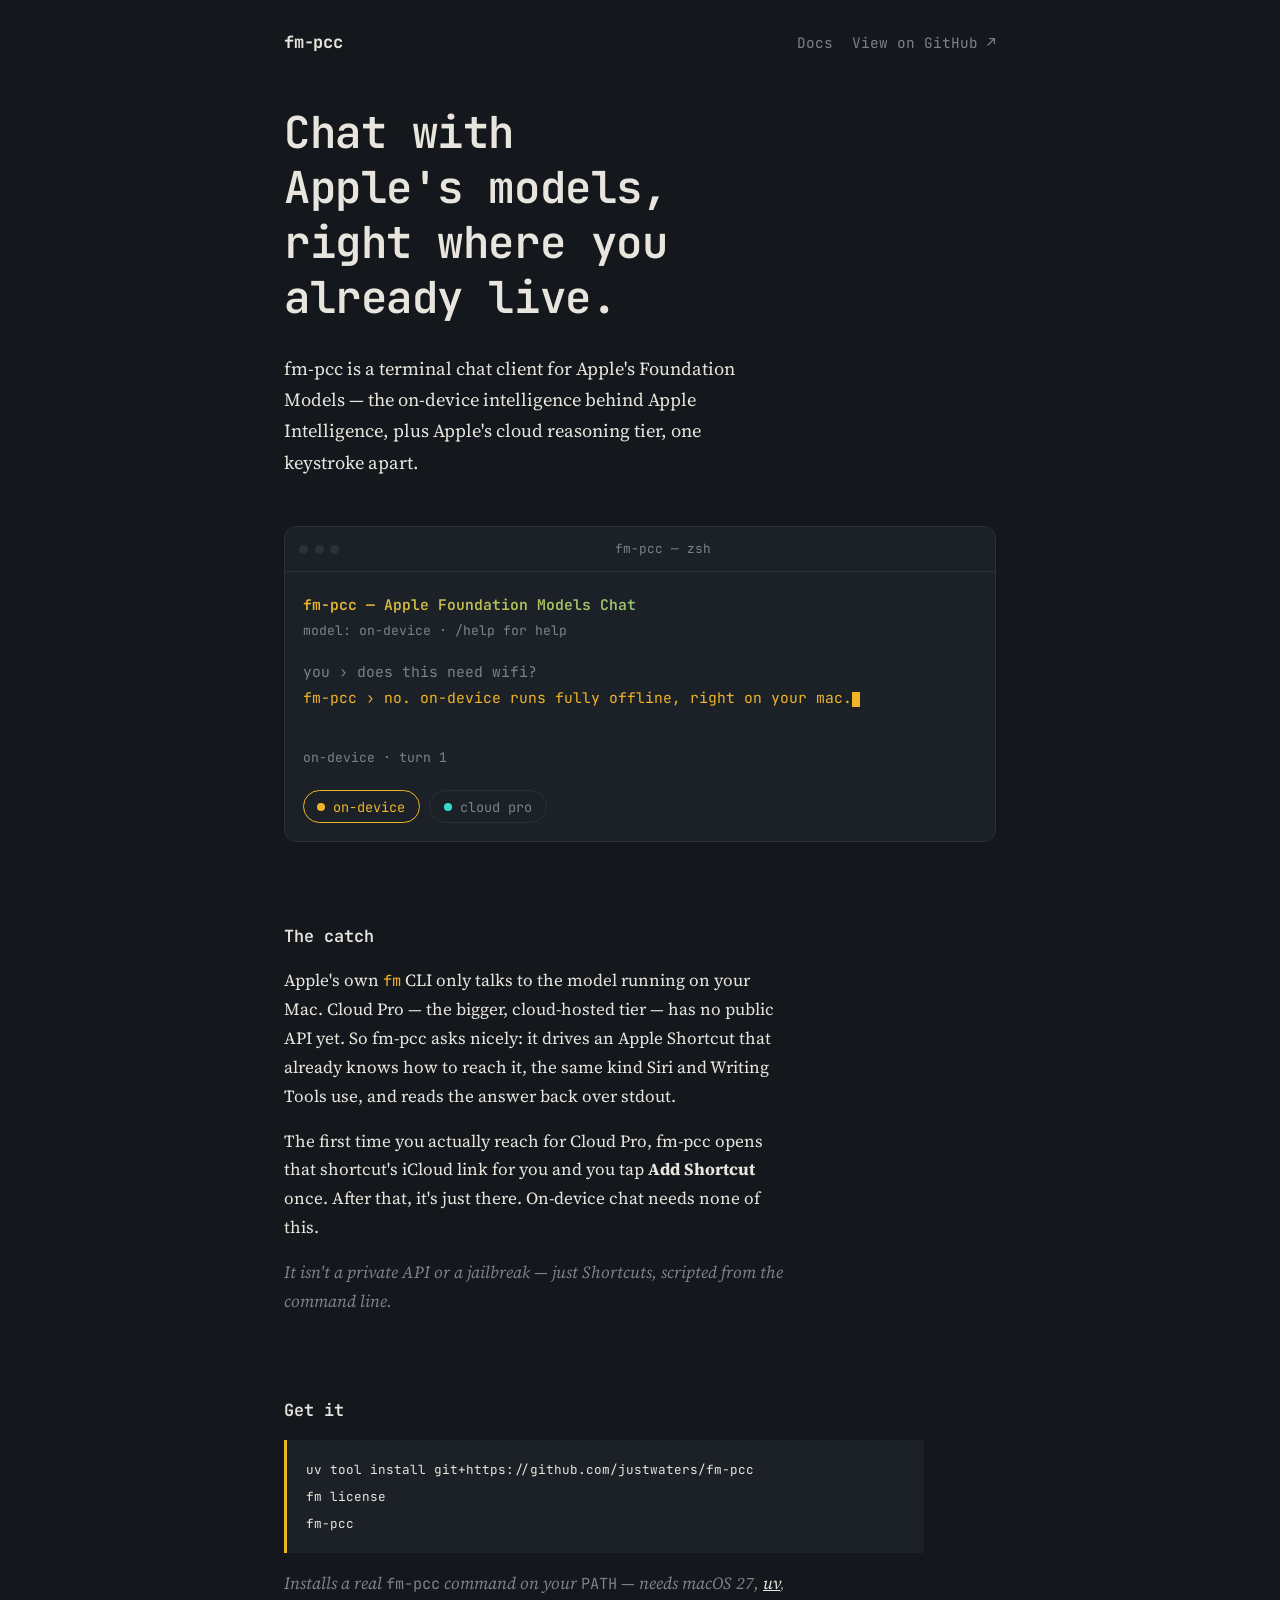
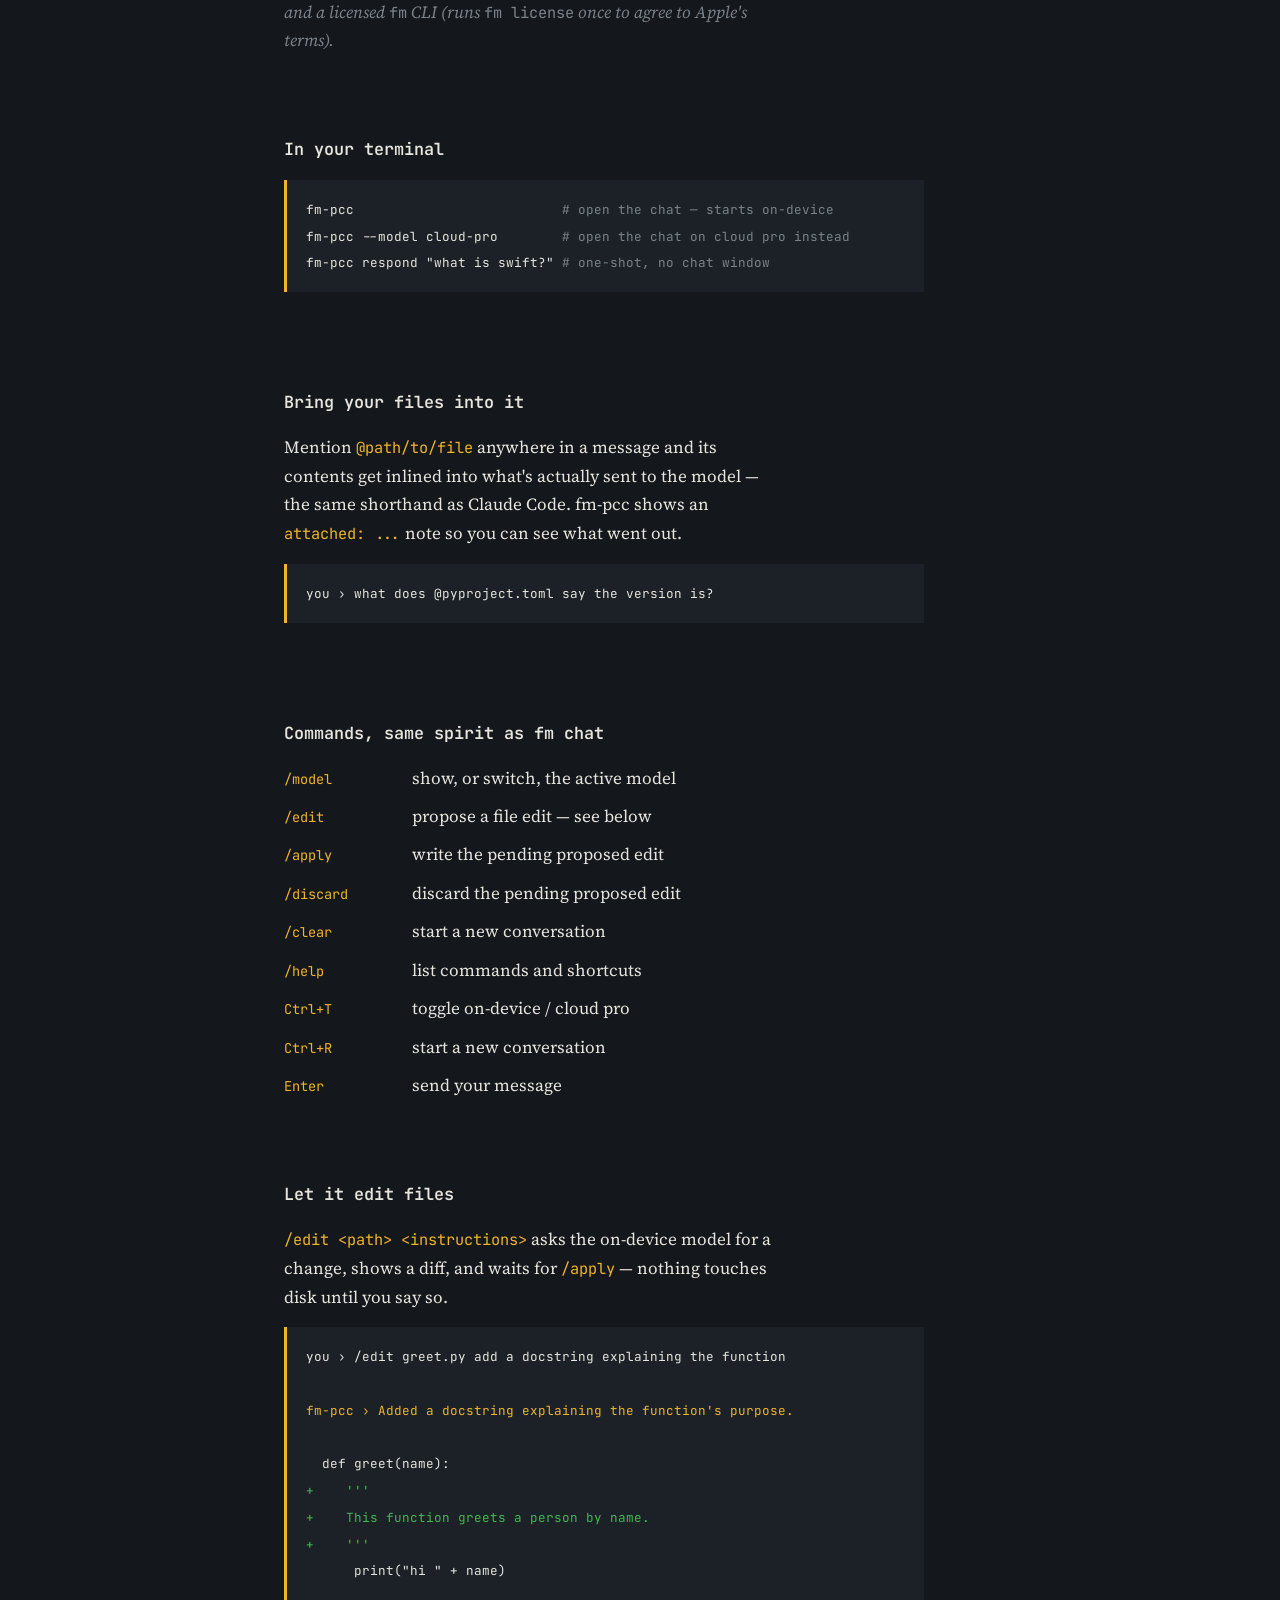
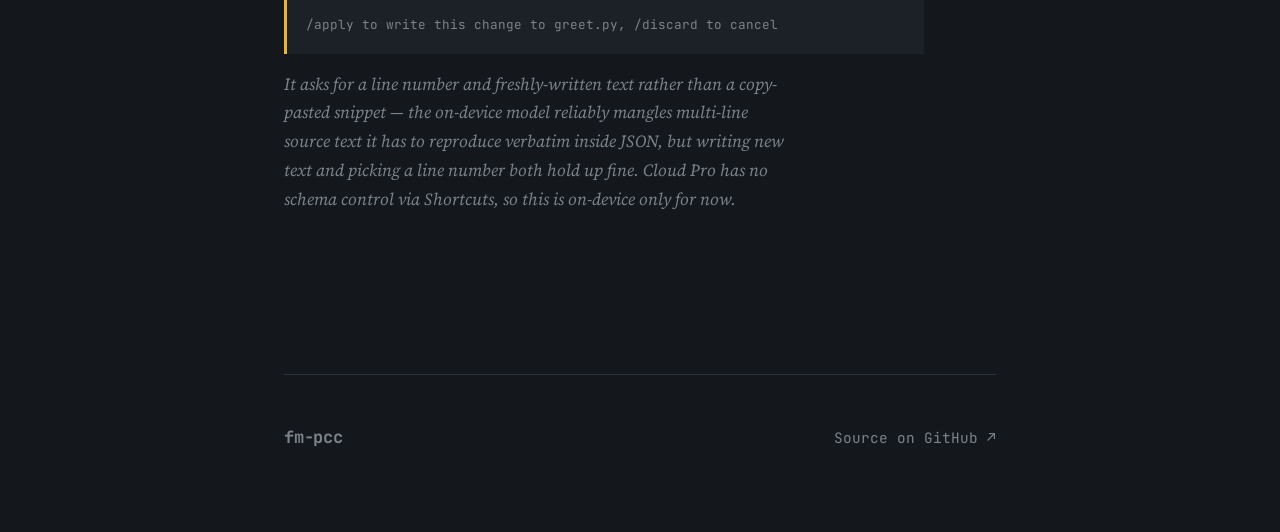
<file: index.html>
<!doctype html>
<html lang="en">
<head>
<meta charset="utf-8">
<meta name="viewport" content="width=device-width, initial-scale=1">
<title>fm-pcc — chat with Apple's Foundation Models from your terminal</title>
<meta name="description" content="A terminal chat client for Apple's Foundation Models. On-device or Cloud Pro, one keystroke apart.">
<meta property="og:title" content="fm-pcc">
<meta property="og:description" content="A terminal chat client for Apple's Foundation Models. On-device or Cloud Pro, one keystroke apart.">
<meta property="og:type" content="website">
<link rel="icon" href="data:image/svg+xml,%3Csvg xmlns='http://www.w3.org/2000/svg' viewBox='0 0 24 24'%3E%3Crect width='24' height='24' rx='5' fill='%2314181C'/%3E%3Ctext x='4' y='17' font-family='monospace' font-size='14' fill='%23F0B429'%3E%3E_%3C/text%3E%3C/svg%3E">
<link rel="preconnect" href="https://fonts.googleapis.com">
<link rel="preconnect" href="https://fonts.gstatic.com" crossorigin>
<link href="https://fonts.googleapis.com/css2?family=JetBrains+Mono:wght@500;600;700&family=Source+Serif+4:ital,wght@0,400;0,600;1,400&display=swap" rel="stylesheet">
<link rel="stylesheet" href="style.css">
</head>
<body>

<div class="wrap">

  <header class="nav">
    <span class="wordmark">fm-pcc</span>
    <div class="navlinks">
      <a class="navlink" href="docs.html">Docs</a>
      <a class="navlink" href="https://github.com/justwaters/fm-pcc" target="_blank" rel="noopener">View on GitHub <span class="ext">↗</span></a>
    </div>
  </header>

  <main>

    <section class="hero">
      <h1>Chat with Apple's models,<br>right where you already live.</h1>
      <p class="dek">
        fm-pcc is a terminal chat client for Apple's Foundation Models — the
        on-device intelligence behind Apple Intelligence, plus Apple's cloud
        reasoning tier, one keystroke apart.
      </p>

      <div class="terminal" id="terminal">
        <div class="terminal-bar">
          <span class="dot"></span><span class="dot"></span><span class="dot"></span>
          <span class="terminal-title">fm-pcc — zsh</span>
        </div>
        <div class="terminal-body">
          <div class="banner">fm-pcc — Apple Foundation Models Chat</div>
          <div class="terminal-subtitle" id="terminal-subtitle">model: on-device · /help for help</div>
          <div class="terminal-convo" id="terminal-body" aria-live="polite">
            <!-- filled by script.js -->
          </div>
          <div class="terminal-status" id="terminal-status">on-device · turn 1</div>
        </div>
        <div class="toggle-row">
          <button class="toggle active" data-model="on-device" id="toggle-device">
            <span class="swatch"></span>on-device
          </button>
          <button class="toggle" data-model="cloud-pro" id="toggle-cloud">
            <span class="swatch"></span>cloud pro
          </button>
        </div>
      </div>
    </section>

    <section class="block">
      <h2>The catch</h2>
      <p>
        Apple's own <code>fm</code> CLI only talks to the model running on
        your Mac. Cloud Pro — the bigger, cloud-hosted tier — has no public
        API yet. So fm-pcc asks nicely: it drives an Apple Shortcut that
        already knows how to reach it, the same kind Siri and Writing Tools
        use, and reads the answer back over stdout.
      </p>
      <p>
        The first time you actually reach for Cloud Pro, fm-pcc opens that
        shortcut's iCloud link for you and you tap <strong>Add
        Shortcut</strong> once. After that, it's just there. On-device chat
        needs none of this.
      </p>
      <p class="aside">
        It isn't a private API or a jailbreak — just Shortcuts, scripted
        from the command line.
      </p>
    </section>

    <section class="block">
      <h2>Get it</h2>
      <pre class="code"><code><span class="cmd">uv tool install git+https://github.com/justwaters/fm-pcc</span>
<span class="cmd">fm license</span>
<span class="cmd">fm-pcc</span></code></pre>
      <p class="aside">
        Installs a real <code>fm-pcc</code> command on your <code>PATH</code>
        — needs macOS 27, <a href="https://docs.astral.sh/uv/" target="_blank" rel="noopener">uv</a>,
        and a licensed <code>fm</code> CLI (runs <code>fm license</code> once
        to agree to Apple's terms).
      </p>
    </section>

    <section class="block">
      <h2>In your terminal</h2>
      <pre class="code"><code><span class="cmd">fm-pcc</span>                          <span class="comment"># open the chat — starts on-device</span>
<span class="cmd">fm-pcc --model cloud-pro</span>        <span class="comment"># open the chat on cloud pro instead</span>
<span class="cmd">fm-pcc respond "what is swift?"</span> <span class="comment"># one-shot, no chat window</span></code></pre>
    </section>

    <section class="block">
      <h2>Bring your files into it</h2>
      <p>
        Mention <code>@path/to/file</code> anywhere in a message and its
        contents get inlined into what's actually sent to the model — the
        same shorthand as Claude Code. fm-pcc shows an
        <code>attached: ...</code> note so you can see what went out.
      </p>
      <pre class="code"><code><span class="cmd">you › what does @pyproject.toml say the version is?</span></code></pre>
    </section>

    <section class="block">
      <h2>Commands, same spirit as fm chat</h2>
      <dl class="keys">
        <div class="key-row"><dt>/model</dt><dd>show, or switch, the active model</dd></div>
        <div class="key-row"><dt>/edit</dt><dd>propose a file edit — see below</dd></div>
        <div class="key-row"><dt>/apply</dt><dd>write the pending proposed edit</dd></div>
        <div class="key-row"><dt>/discard</dt><dd>discard the pending proposed edit</dd></div>
        <div class="key-row"><dt>/clear</dt><dd>start a new conversation</dd></div>
        <div class="key-row"><dt>/help</dt><dd>list commands and shortcuts</dd></div>
        <div class="key-row"><dt>Ctrl+T</dt><dd>toggle on-device / cloud pro</dd></div>
        <div class="key-row"><dt>Ctrl+R</dt><dd>start a new conversation</dd></div>
        <div class="key-row"><dt>Enter</dt><dd>send your message</dd></div>
      </dl>
    </section>

    <section class="block">
      <h2>Let it edit files</h2>
      <p>
        <code>/edit &lt;path&gt; &lt;instructions&gt;</code> asks the
        on-device model for a change, shows a diff, and waits for
        <code>/apply</code> — nothing touches disk until you say so.
      </p>
      <pre class="code diff"><code><span class="cmd">you › /edit greet.py add a docstring explaining the function</span>

<span class="fm-line">fm-pcc › Added a docstring explaining the function's purpose.</span>

<span class="ctx">  def greet(name):</span>
<span class="add">+    '''</span>
<span class="add">+    This function greets a person by name.</span>
<span class="add">+    '''</span>
<span class="ctx">      print("hi " + name)</span>

<span class="comment">/apply to write this change to greet.py, /discard to cancel</span></code></pre>
      <p class="aside">
        It asks for a line number and freshly-written text rather than a
        copy-pasted snippet — the on-device model reliably mangles
        multi-line source text it has to reproduce verbatim inside JSON, but
        writing new text and picking a line number both hold up fine. Cloud
        Pro has no schema control via Shortcuts, so this is on-device only
        for now.
      </p>
    </section>

  </main>

  <footer class="foot">
    <span class="wordmark">fm-pcc</span>
    <a class="navlink" href="https://github.com/justwaters/fm-pcc" target="_blank" rel="noopener">Source on GitHub <span class="ext">↗</span></a>
  </footer>

</div>

<script src="script.js"></script>
</body>
</html>
</file>
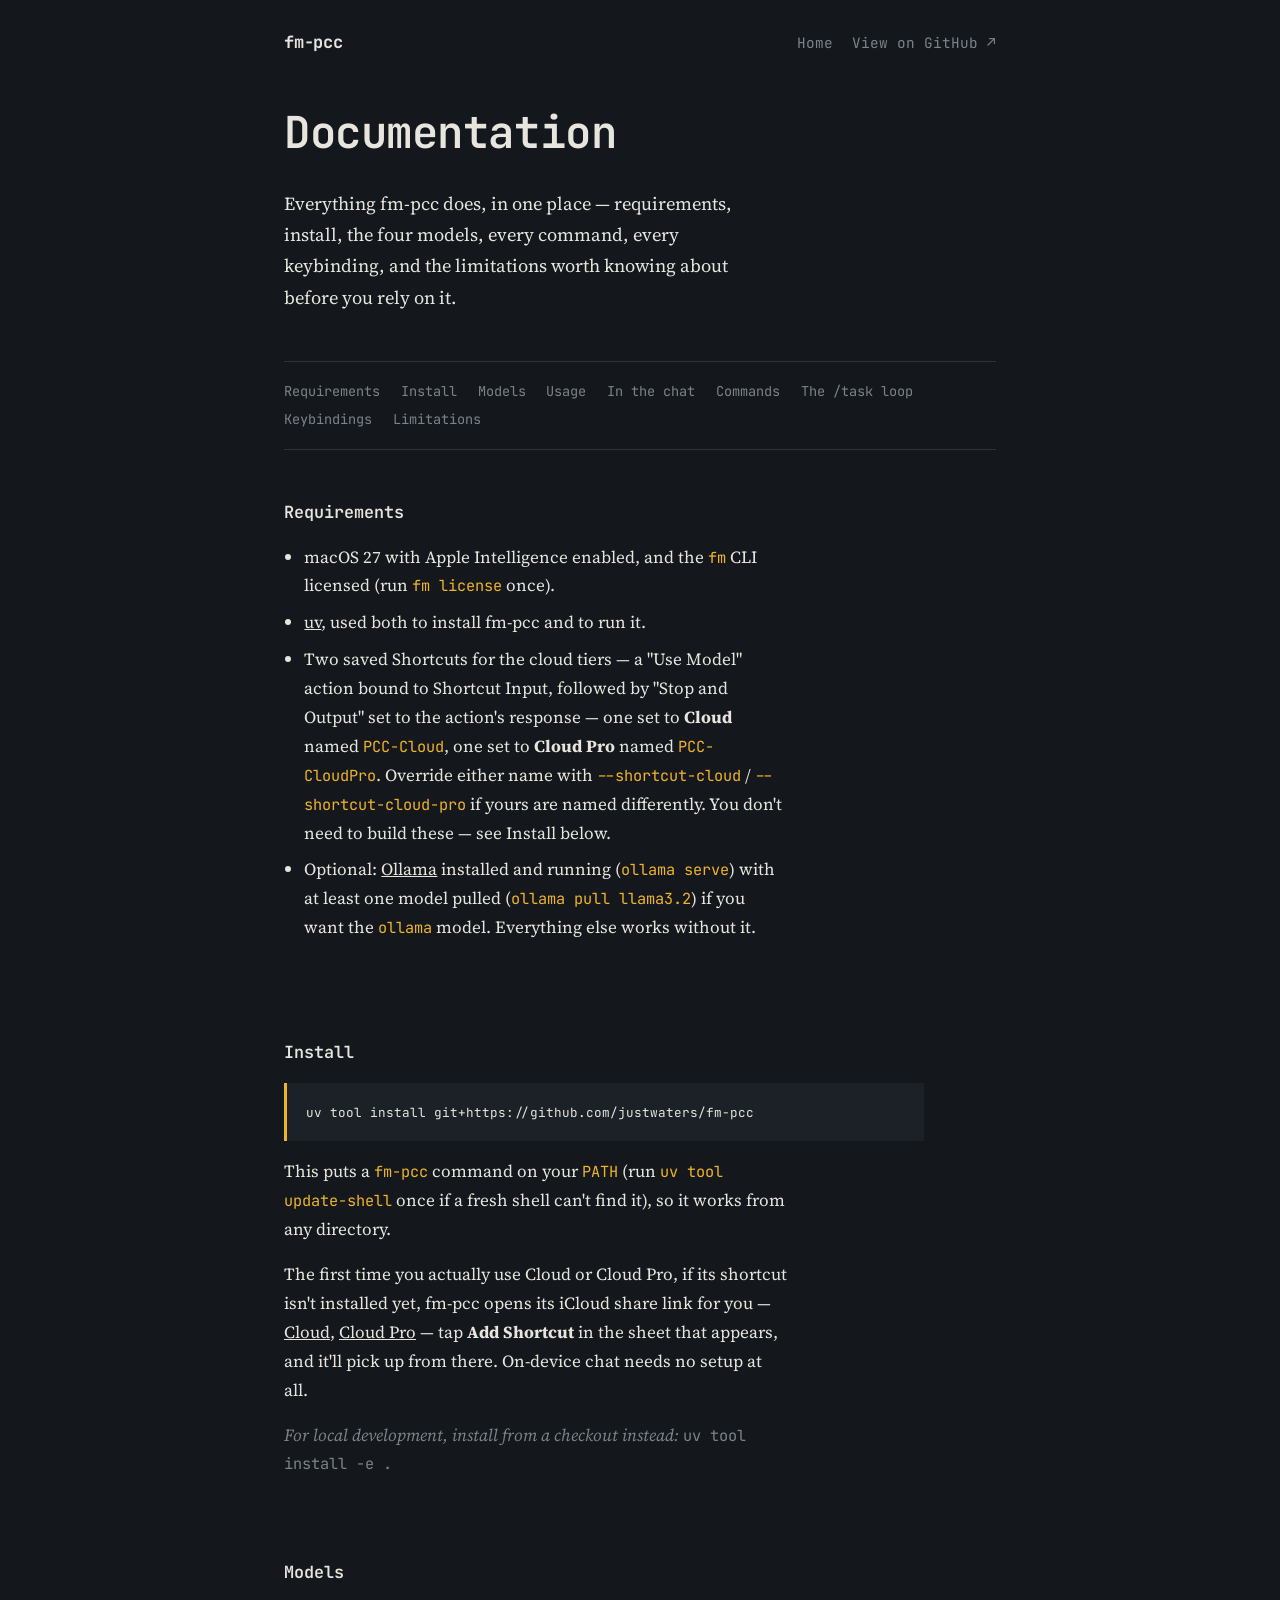
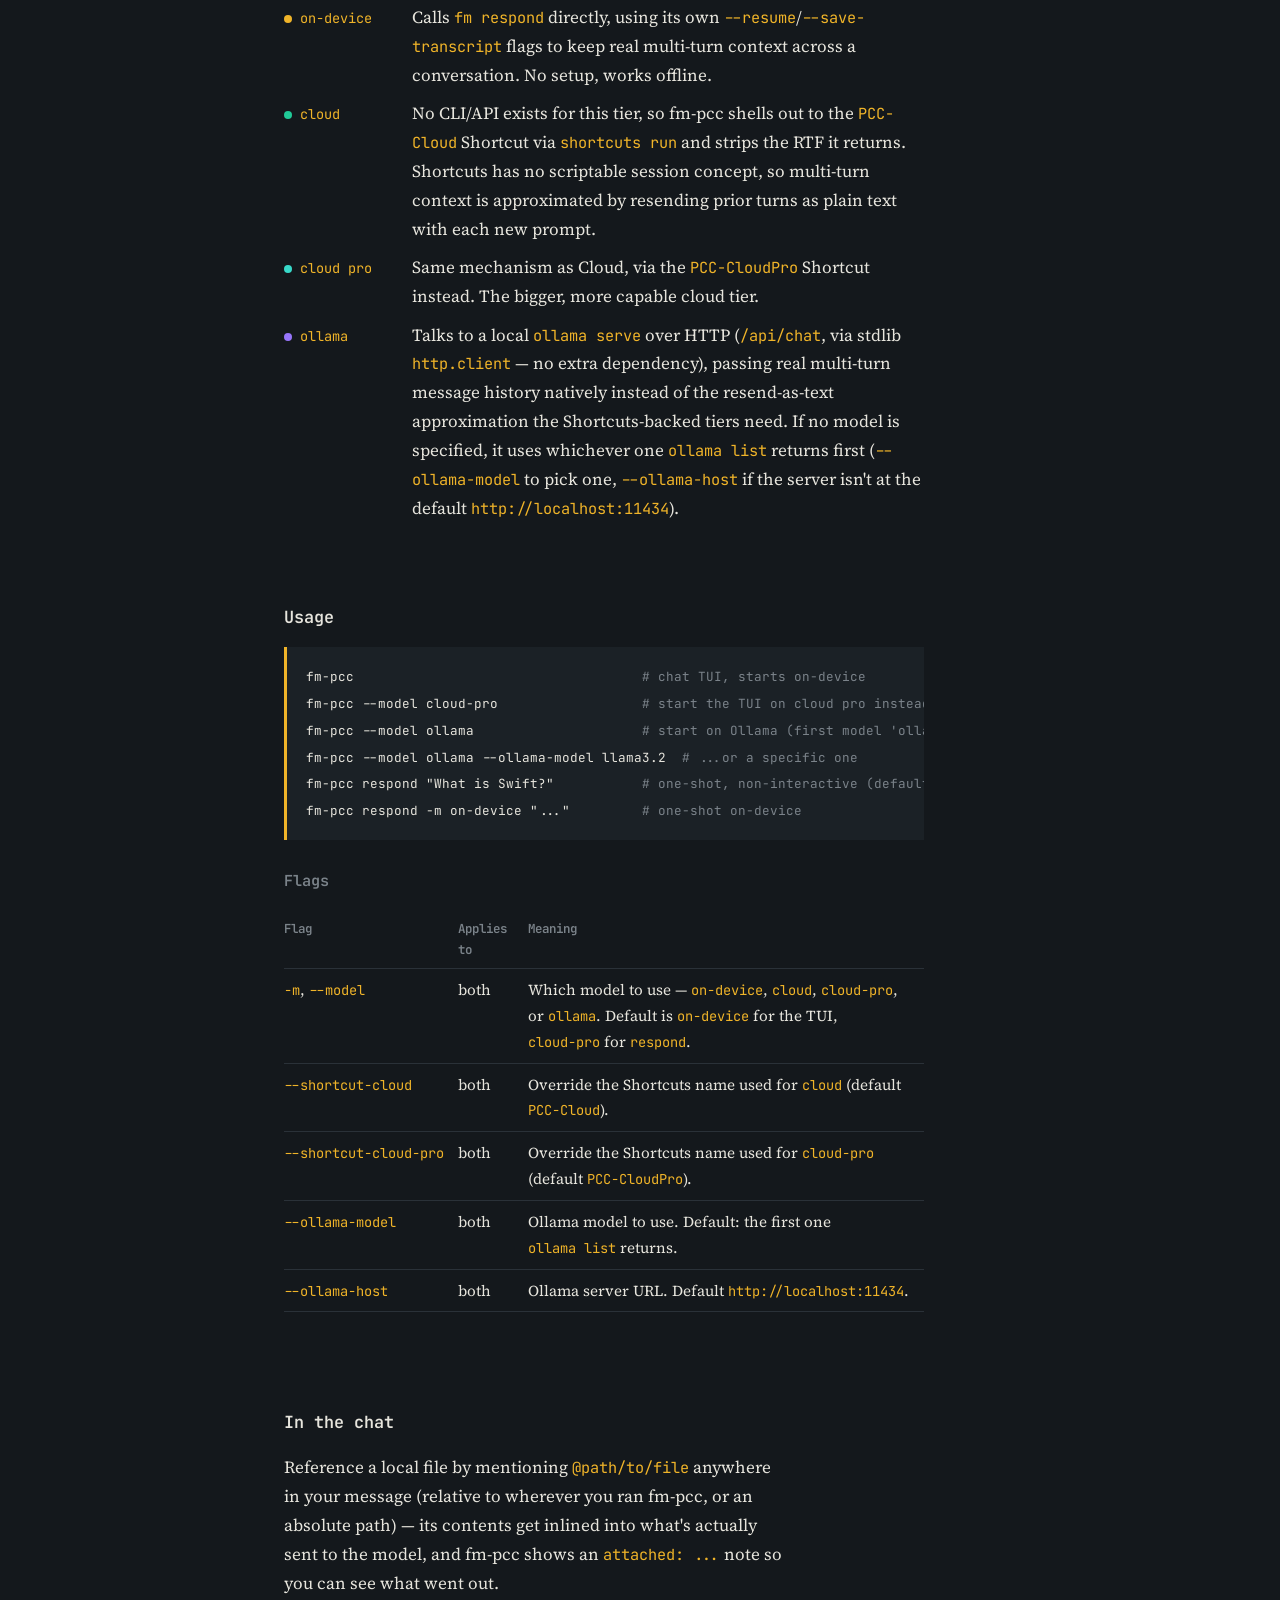
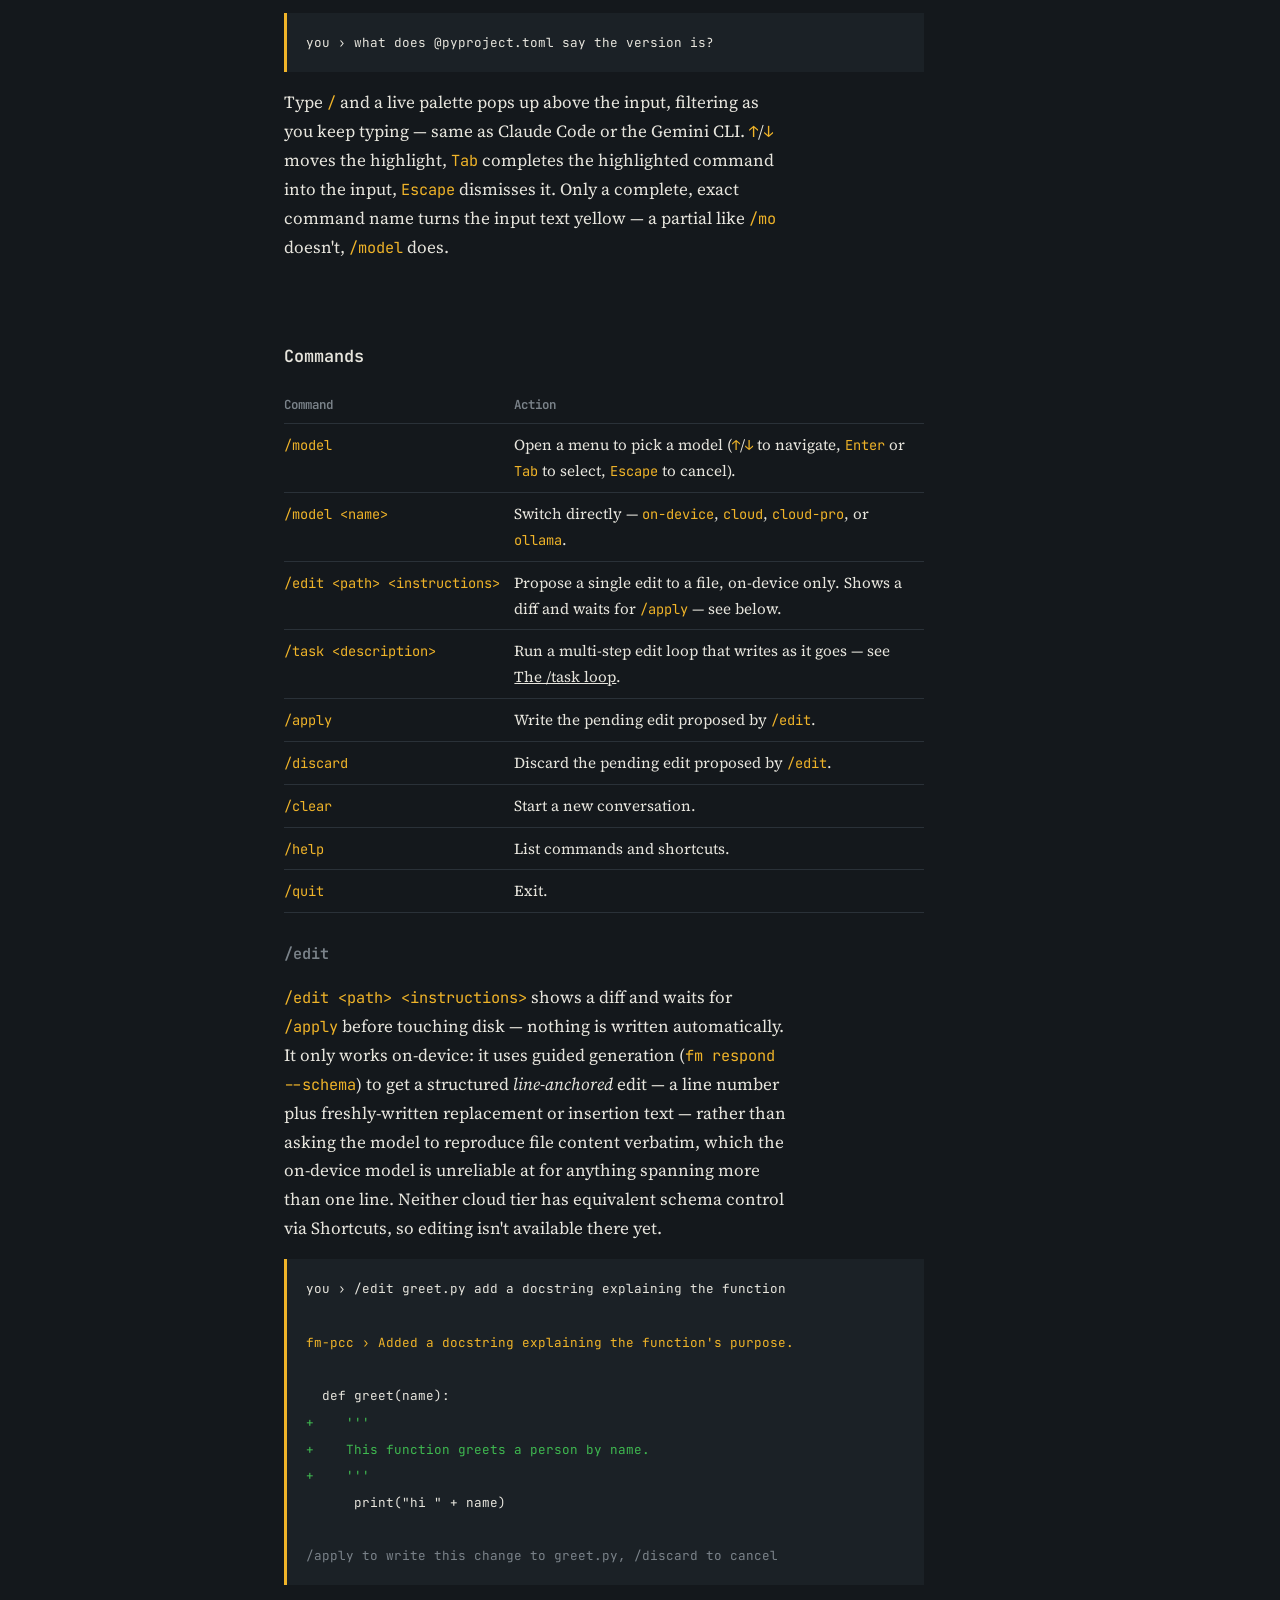
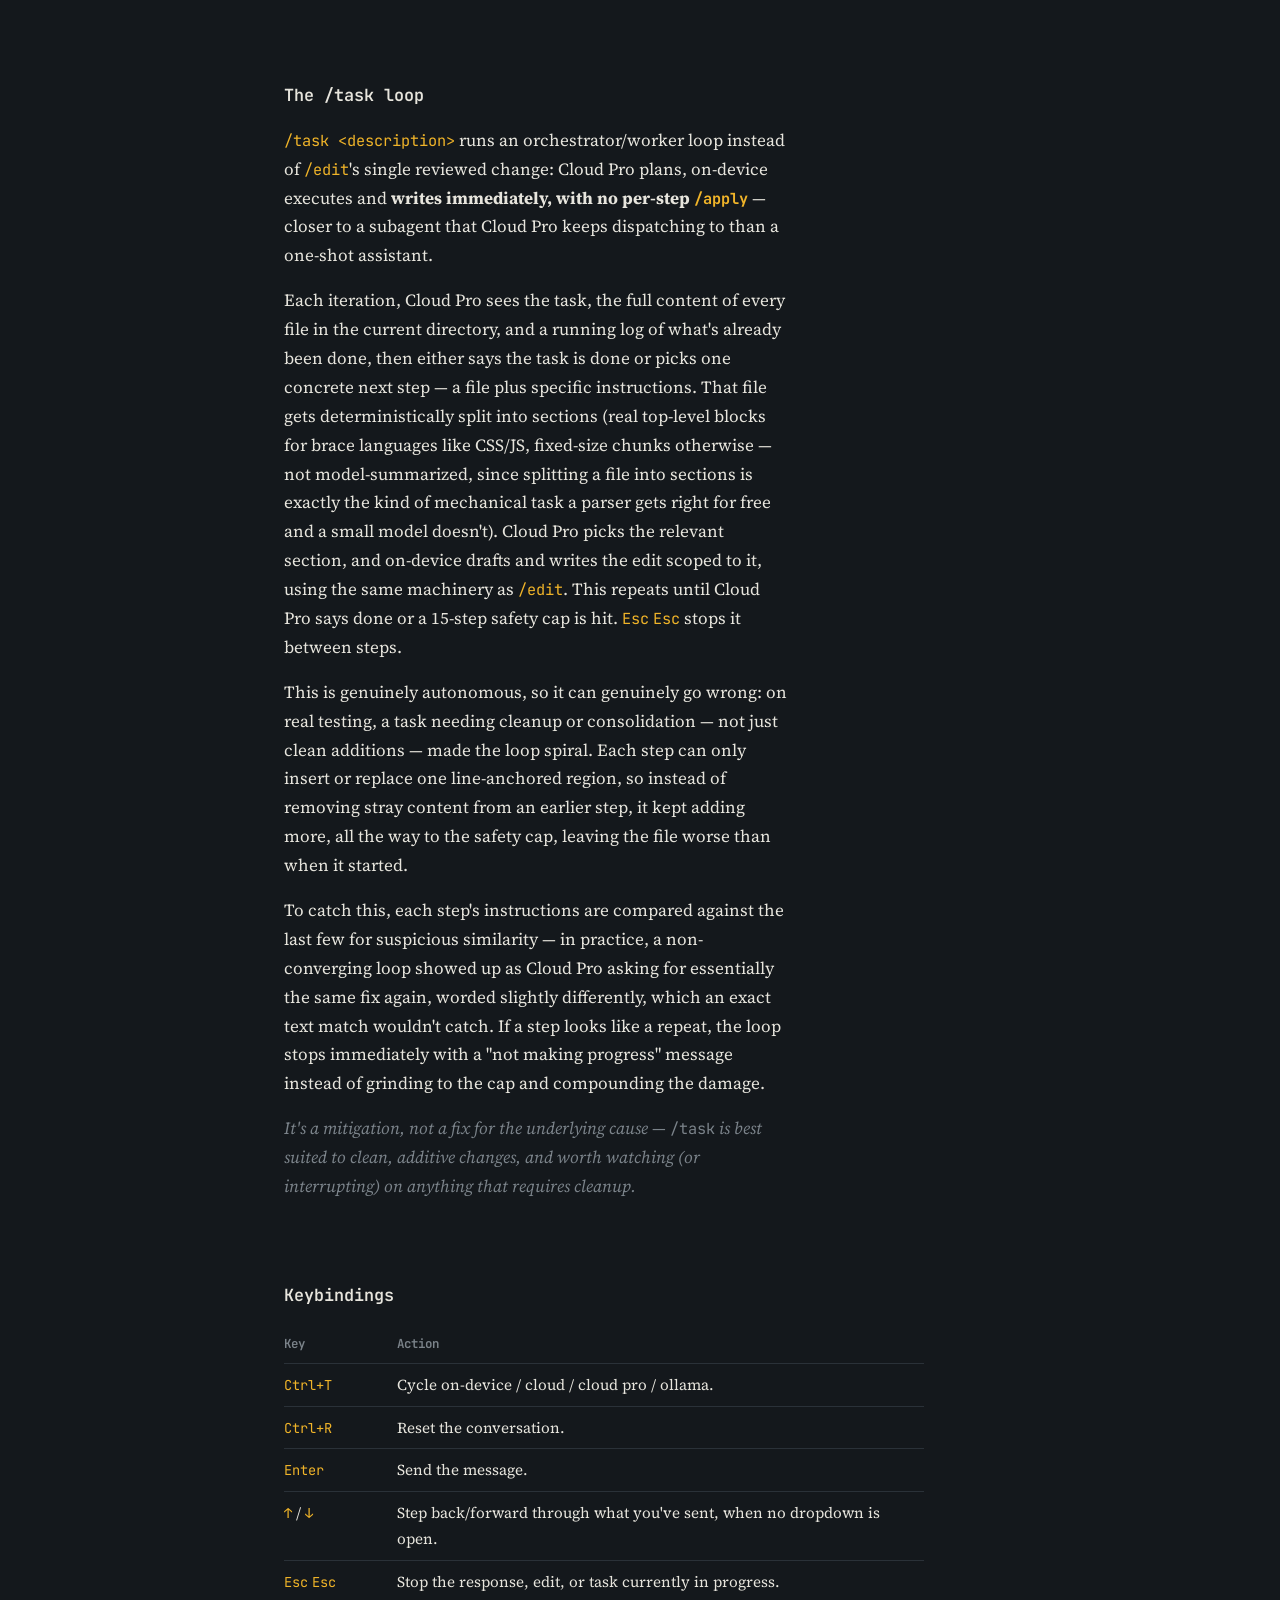
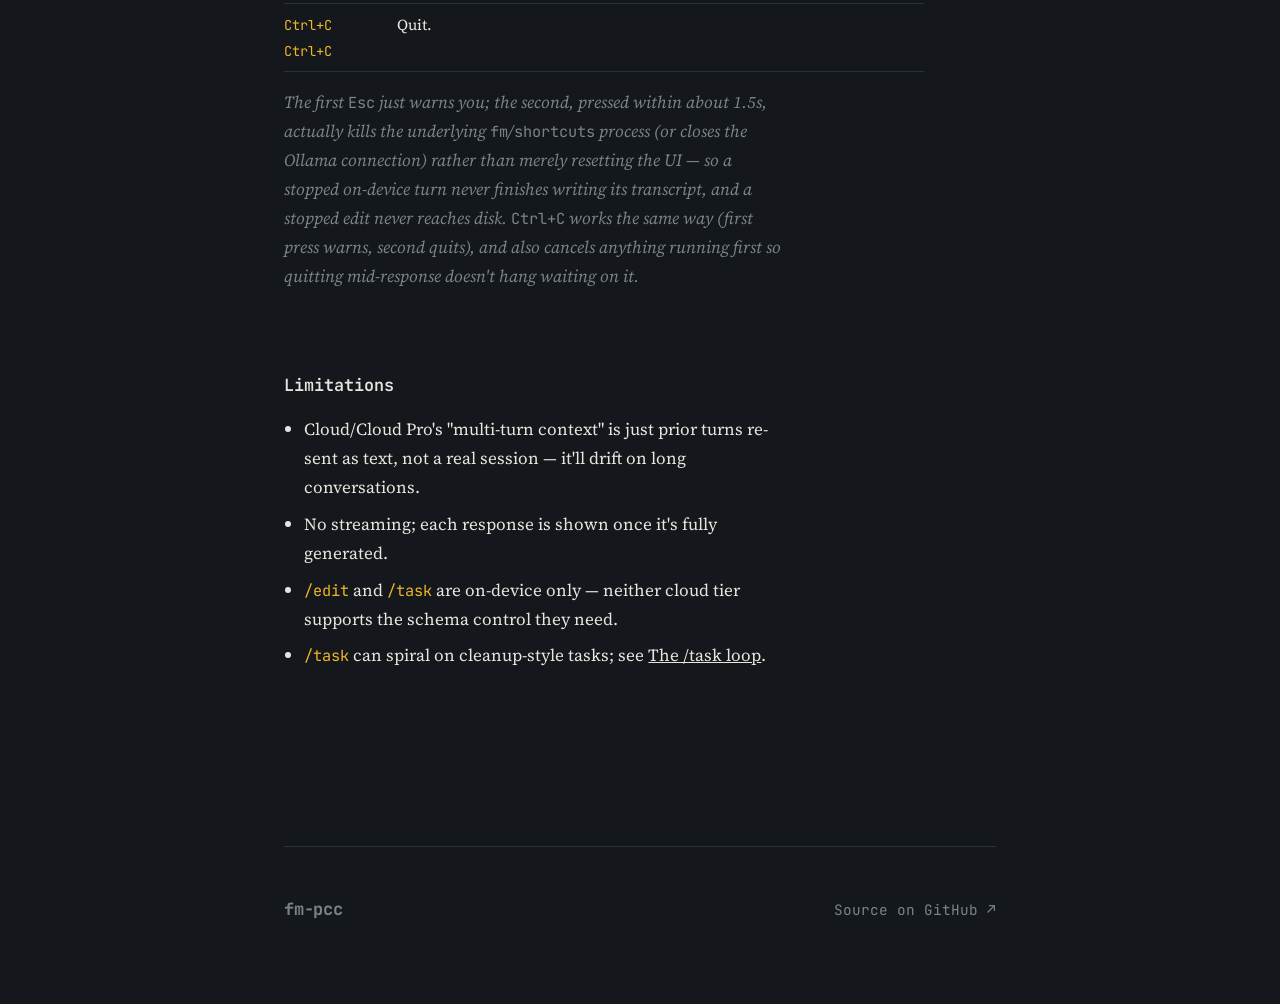
<file: docs.html>
<!doctype html>
<html lang="en">
<head>
<meta charset="utf-8">
<meta name="viewport" content="width=device-width, initial-scale=1">
<title>fm-pcc — Documentation</title>
<meta name="description" content="Full documentation for fm-pcc: requirements, install, models, commands, keybindings, and known limitations.">
<meta property="og:title" content="fm-pcc — Documentation">
<meta property="og:description" content="Full documentation for fm-pcc: requirements, install, models, commands, keybindings, and known limitations.">
<meta property="og:type" content="website">
<link rel="icon" href="data:image/svg+xml,%3Csvg xmlns='http://www.w3.org/2000/svg' viewBox='0 0 24 24'%3E%3Crect width='24' height='24' rx='5' fill='%2314181C'/%3E%3Ctext x='4' y='17' font-family='monospace' font-size='14' fill='%23F0B429'%3E%3E_%3C/text%3E%3C/svg%3E">
<link rel="preconnect" href="https://fonts.googleapis.com">
<link rel="preconnect" href="https://fonts.gstatic.com" crossorigin>
<link href="https://fonts.googleapis.com/css2?family=JetBrains+Mono:wght@500;600;700&family=Source+Serif+4:ital,wght@0,400;0,600;1,400&display=swap" rel="stylesheet">
<link rel="stylesheet" href="style.css">
</head>
<body>

<div class="wrap">

  <header class="nav">
    <a class="wordmark" href="index.html">fm-pcc</a>
    <div class="navlinks">
      <a class="navlink" href="index.html">Home</a>
      <a class="navlink" href="https://github.com/justwaters/fm-pcc" target="_blank" rel="noopener">View on GitHub <span class="ext">↗</span></a>
    </div>
  </header>

  <main>

    <section class="hero">
      <h1>Documentation</h1>
      <p class="dek">
        Everything fm-pcc does, in one place — requirements, install,
        the four models, every command, every keybinding, and the
        limitations worth knowing about before you rely on it.
      </p>
    </section>

    <nav class="toc" aria-label="Table of contents">
      <a href="#requirements">Requirements</a>
      <a href="#install">Install</a>
      <a href="#models">Models</a>
      <a href="#usage">Usage</a>
      <a href="#in-the-chat">In the chat</a>
      <a href="#commands">Commands</a>
      <a href="#task-loop">The /task loop</a>
      <a href="#keybindings">Keybindings</a>
      <a href="#limitations">Limitations</a>
    </nav>

    <section class="block" id="requirements">
      <h2>Requirements</h2>
      <ul>
        <li>macOS 27 with Apple Intelligence enabled, and the <code>fm</code>
          CLI licensed (run <code>fm license</code> once).</li>
        <li><a href="https://docs.astral.sh/uv/" target="_blank" rel="noopener">uv</a>,
          used both to install fm-pcc and to run it.</li>
        <li>Two saved Shortcuts for the cloud tiers — a "Use Model" action
          bound to Shortcut Input, followed by "Stop and Output" set to the
          action's response — one set to <strong>Cloud</strong> named
          <code>PCC-Cloud</code>, one set to <strong>Cloud Pro</strong>
          named <code>PCC-CloudPro</code>. Override either name with
          <code>--shortcut-cloud</code> / <code>--shortcut-cloud-pro</code>
          if yours are named differently. You don't need to build these —
          see Install below.</li>
        <li>Optional: <a href="https://ollama.com" target="_blank" rel="noopener">Ollama</a>
          installed and running (<code>ollama serve</code>) with at least
          one model pulled (<code>ollama pull llama3.2</code>) if you want
          the <code>ollama</code> model. Everything else works without it.</li>
      </ul>
    </section>

    <section class="block" id="install">
      <h2>Install</h2>
      <pre class="code"><code><span class="cmd">uv tool install git+https://github.com/justwaters/fm-pcc</span></code></pre>
      <p>
        This puts a <code>fm-pcc</code> command on your <code>PATH</code>
        (run <code>uv tool update-shell</code> once if a fresh shell can't
        find it), so it works from any directory.
      </p>
      <p>
        The first time you actually use Cloud or Cloud Pro, if its
        shortcut isn't installed yet, fm-pcc opens its iCloud share link
        for you —
        <a href="https://www.icloud.com/shortcuts/9f4e45968b974ef7ad8d29eb06f98a9b" target="_blank" rel="noopener">Cloud</a>,
        <a href="https://www.icloud.com/shortcuts/7f7f8e41dfee459a89c28ca0b8c60984" target="_blank" rel="noopener">Cloud Pro</a>
        — tap <strong>Add Shortcut</strong> in the sheet that appears, and
        it'll pick up from there. On-device chat needs no setup at all.
      </p>
      <p class="aside">
        For local development, install from a checkout instead:
        <code>uv tool install -e .</code>
      </p>
    </section>

    <section class="block" id="models">
      <h2>Models</h2>
      <dl class="keys">
        <div class="key-row">
          <dt><span class="model-dot on-device"></span>on-device</dt>
          <dd>Calls <code>fm respond</code> directly, using its own
            <code>--resume</code>/<code>--save-transcript</code> flags to
            keep real multi-turn context across a conversation. No setup,
            works offline.</dd>
        </div>
        <div class="key-row">
          <dt><span class="model-dot cloud"></span>cloud</dt>
          <dd>No CLI/API exists for this tier, so fm-pcc shells out to the
            <code>PCC-Cloud</code> Shortcut via <code>shortcuts run</code>
            and strips the RTF it returns. Shortcuts has no scriptable
            session concept, so multi-turn context is approximated by
            resending prior turns as plain text with each new prompt.</dd>
        </div>
        <div class="key-row">
          <dt><span class="model-dot cloud-pro"></span>cloud pro</dt>
          <dd>Same mechanism as Cloud, via the <code>PCC-CloudPro</code>
            Shortcut instead. The bigger, more capable cloud tier.</dd>
        </div>
        <div class="key-row">
          <dt><span class="model-dot ollama"></span>ollama</dt>
          <dd>Talks to a local <code>ollama serve</code> over HTTP
            (<code>/api/chat</code>, via stdlib <code>http.client</code> —
            no extra dependency), passing real multi-turn message history
            natively instead of the resend-as-text approximation the
            Shortcuts-backed tiers need. If no model is specified, it uses
            whichever one <code>ollama list</code> returns first
            (<code>--ollama-model</code> to pick one, <code>--ollama-host</code>
            if the server isn't at the default
            <code>http://localhost:11434</code>).</dd>
        </div>
      </dl>
    </section>

    <section class="block" id="usage">
      <h2>Usage</h2>
      <pre class="code"><code><span class="cmd">fm-pcc</span>                                    <span class="comment"># chat TUI, starts on-device</span>
<span class="cmd">fm-pcc --model cloud-pro</span>                  <span class="comment"># start the TUI on cloud pro instead</span>
<span class="cmd">fm-pcc --model ollama</span>                     <span class="comment"># start on Ollama (first model 'ollama list' has)</span>
<span class="cmd">fm-pcc --model ollama --ollama-model llama3.2</span>  <span class="comment"># ...or a specific one</span>
<span class="cmd">fm-pcc respond "What is Swift?"</span>           <span class="comment"># one-shot, non-interactive (default: cloud-pro)</span>
<span class="cmd">fm-pcc respond -m on-device "..."</span>         <span class="comment"># one-shot on-device</span></code></pre>

      <h3>Flags</h3>
      <table class="doctable">
        <tr><th>Flag</th><th>Applies to</th><th>Meaning</th></tr>
        <tr><td><code>-m</code>, <code>--model</code></td><td>both</td>
          <td>Which model to use — <code>on-device</code>, <code>cloud</code>,
            <code>cloud-pro</code>, or <code>ollama</code>. Default is
            <code>on-device</code> for the TUI, <code>cloud-pro</code> for
            <code>respond</code>.</td></tr>
        <tr><td><code>--shortcut-cloud</code></td><td>both</td>
          <td>Override the Shortcuts name used for <code>cloud</code>
            (default <code>PCC-Cloud</code>).</td></tr>
        <tr><td><code>--shortcut-cloud-pro</code></td><td>both</td>
          <td>Override the Shortcuts name used for <code>cloud-pro</code>
            (default <code>PCC-CloudPro</code>).</td></tr>
        <tr><td><code>--ollama-model</code></td><td>both</td>
          <td>Ollama model to use. Default: the first one
            <code>ollama list</code> returns.</td></tr>
        <tr><td><code>--ollama-host</code></td><td>both</td>
          <td>Ollama server URL. Default <code>http://localhost:11434</code>.</td></tr>
      </table>
    </section>

    <section class="block" id="in-the-chat">
      <h2>In the chat</h2>
      <p>
        Reference a local file by mentioning <code>@path/to/file</code>
        anywhere in your message (relative to wherever you ran fm-pcc, or
        an absolute path) — its contents get inlined into what's actually
        sent to the model, and fm-pcc shows an <code>attached: ...</code>
        note so you can see what went out.
      </p>
      <pre class="code"><code><span class="cmd">you › what does @pyproject.toml say the version is?</span></code></pre>
      <p>
        Type <code>/</code> and a live palette pops up above the input,
        filtering as you keep typing — same as Claude Code or the Gemini
        CLI. <code>↑</code>/<code>↓</code> moves the highlight,
        <code>Tab</code> completes the highlighted command into the input,
        <code>Escape</code> dismisses it. Only a complete, exact command
        name turns the input text yellow — a partial like <code>/mo</code>
        doesn't, <code>/model</code> does.
      </p>
    </section>

    <section class="block" id="commands">
      <h2>Commands</h2>
      <table class="doctable">
        <tr><th>Command</th><th>Action</th></tr>
        <tr><td><code>/model</code></td>
          <td>Open a menu to pick a model (<code>↑</code>/<code>↓</code> to
            navigate, <code>Enter</code> or <code>Tab</code> to select,
            <code>Escape</code> to cancel).</td></tr>
        <tr><td><code>/model &lt;name&gt;</code></td>
          <td>Switch directly — <code>on-device</code>, <code>cloud</code>,
            <code>cloud-pro</code>, or <code>ollama</code>.</td></tr>
        <tr><td><code>/edit &lt;path&gt; &lt;instructions&gt;</code></td>
          <td>Propose a single edit to a file, on-device only. Shows a
            diff and waits for <code>/apply</code> — see below.</td></tr>
        <tr><td><code>/task &lt;description&gt;</code></td>
          <td>Run a multi-step edit loop that writes as it goes — see
            <a href="#task-loop">The /task loop</a>.</td></tr>
        <tr><td><code>/apply</code></td>
          <td>Write the pending edit proposed by <code>/edit</code>.</td></tr>
        <tr><td><code>/discard</code></td>
          <td>Discard the pending edit proposed by <code>/edit</code>.</td></tr>
        <tr><td><code>/clear</code></td><td>Start a new conversation.</td></tr>
        <tr><td><code>/help</code></td><td>List commands and shortcuts.</td></tr>
        <tr><td><code>/quit</code></td><td>Exit.</td></tr>
      </table>

      <h3>/edit</h3>
      <p>
        <code>/edit &lt;path&gt; &lt;instructions&gt;</code> shows a diff
        and waits for <code>/apply</code> before touching disk — nothing
        is written automatically. It only works on-device: it uses guided
        generation (<code>fm respond --schema</code>) to get a structured
        <em>line-anchored</em> edit — a line number plus freshly-written
        replacement or insertion text — rather than asking the model to
        reproduce file content verbatim, which the on-device model is
        unreliable at for anything spanning more than one line. Neither
        cloud tier has equivalent schema control via Shortcuts, so editing
        isn't available there yet.
      </p>
      <pre class="code diff"><code><span class="cmd">you › /edit greet.py add a docstring explaining the function</span>

<span class="fm-line">fm-pcc › Added a docstring explaining the function's purpose.</span>

<span class="ctx">  def greet(name):</span>
<span class="add">+    '''</span>
<span class="add">+    This function greets a person by name.</span>
<span class="add">+    '''</span>
<span class="ctx">      print("hi " + name)</span>

<span class="comment">/apply to write this change to greet.py, /discard to cancel</span></code></pre>
    </section>

    <section class="block" id="task-loop">
      <h2>The /task loop</h2>
      <p>
        <code>/task &lt;description&gt;</code> runs an orchestrator/worker
        loop instead of <code>/edit</code>'s single reviewed change: Cloud
        Pro plans, on-device executes and <strong>writes immediately, with
        no per-step <code>/apply</code></strong> — closer to a subagent
        that Cloud Pro keeps dispatching to than a one-shot assistant.
      </p>
      <p>
        Each iteration, Cloud Pro sees the task, the full content of every
        file in the current directory, and a running log of what's already
        been done, then either says the task is done or picks one concrete
        next step — a file plus specific instructions. That file gets
        deterministically split into sections (real top-level blocks for
        brace languages like CSS/JS, fixed-size chunks otherwise — not
        model-summarized, since splitting a file into sections is exactly
        the kind of mechanical task a parser gets right for free and a
        small model doesn't). Cloud Pro picks the relevant section, and
        on-device drafts and writes the edit scoped to it, using the same
        machinery as <code>/edit</code>. This repeats until Cloud Pro says
        done or a 15-step safety cap is hit. <code>Esc</code>
        <code>Esc</code> stops it between steps.
      </p>
      <p>
        This is genuinely autonomous, so it can genuinely go wrong: on
        real testing, a task needing cleanup or consolidation — not just
        clean additions — made the loop spiral. Each step can only insert
        or replace one line-anchored region, so instead of removing stray
        content from an earlier step, it kept adding more, all the way to
        the safety cap, leaving the file worse than when it started.
      </p>
      <p>
        To catch this, each step's instructions are compared against the
        last few for suspicious similarity — in practice, a
        non-converging loop showed up as Cloud Pro asking for essentially
        the same fix again, worded slightly differently, which an exact
        text match wouldn't catch. If a step looks like a repeat, the loop
        stops immediately with a "not making progress" message instead of
        grinding to the cap and compounding the damage.
      </p>
      <p class="aside">
        It's a mitigation, not a fix for the underlying cause — <code>/task</code>
        is best suited to clean, additive changes, and worth watching (or
        interrupting) on anything that requires cleanup.
      </p>
    </section>

    <section class="block" id="keybindings">
      <h2>Keybindings</h2>
      <table class="doctable">
        <tr><th>Key</th><th>Action</th></tr>
        <tr><td><code>Ctrl+T</code></td>
          <td>Cycle on-device / cloud / cloud pro / ollama.</td></tr>
        <tr><td><code>Ctrl+R</code></td><td>Reset the conversation.</td></tr>
        <tr><td><code>Enter</code></td><td>Send the message.</td></tr>
        <tr><td><code>↑</code> / <code>↓</code></td>
          <td>Step back/forward through what you've sent, when no dropdown
            is open.</td></tr>
        <tr><td><code>Esc</code> <code>Esc</code></td>
          <td>Stop the response, edit, or task currently in progress.</td></tr>
        <tr><td><code>Ctrl+C</code> <code>Ctrl+C</code></td><td>Quit.</td></tr>
      </table>
      <p class="aside">
        The first <code>Esc</code> just warns you; the second, pressed
        within about 1.5s, actually kills the underlying
        <code>fm</code>/<code>shortcuts</code> process (or closes the
        Ollama connection) rather than merely resetting the UI — so a
        stopped on-device turn never finishes writing its transcript, and
        a stopped edit never reaches disk. <code>Ctrl+C</code> works the
        same way (first press warns, second quits), and also cancels
        anything running first so quitting mid-response doesn't hang
        waiting on it.
      </p>
    </section>

    <section class="block" id="limitations">
      <h2>Limitations</h2>
      <ul>
        <li>Cloud/Cloud Pro's "multi-turn context" is just prior turns
          re-sent as text, not a real session — it'll drift on long
          conversations.</li>
        <li>No streaming; each response is shown once it's fully
          generated.</li>
        <li><code>/edit</code> and <code>/task</code> are on-device only —
          neither cloud tier supports the schema control they need.</li>
        <li><code>/task</code> can spiral on cleanup-style tasks; see
          <a href="#task-loop">The /task loop</a>.</li>
      </ul>
    </section>

  </main>

  <footer class="foot">
    <span class="wordmark">fm-pcc</span>
    <a class="navlink" href="https://github.com/justwaters/fm-pcc" target="_blank" rel="noopener">Source on GitHub <span class="ext">↗</span></a>
  </footer>

</div>

</body>
</html>
</file>
<file: style.css>
:root {
  --bg: #14181c;
  --panel: #1b2126;
  --panel-border: #2a3138;
  --text: #e7e5dd;
  --muted: #7b838a;
  --on-device: #f0b429;
  --cloud: #20c997;
  --cloud-pro: #38d9c9;
  --ollama: #9775fa;
  --accent: var(--on-device);
  --diff-add: #3fb950;
  --diff-remove: #f85149;

  --mono: "JetBrains Mono", ui-monospace, "SF Mono", Menlo, monospace;
  --serif: "Source Serif 4", Georgia, serif;

  --measure: 640px;
  --space-1: 0.5rem;
  --space-2: 1rem;
  --space-3: 1.75rem;
  --space-4: 3rem;
  --space-5: 5rem;
}

* { box-sizing: border-box; }

html {
  background: var(--bg);
  color-scheme: dark;
}

body {
  margin: 0;
  background: var(--bg);
  color: var(--text);
  font-family: var(--serif);
  font-size: 1.0625rem;
  line-height: 1.7;
  -webkit-font-smoothing: antialiased;
}

a {
  color: inherit;
}

a:focus-visible,
button:focus-visible {
  outline: 2px solid var(--accent);
  outline-offset: 3px;
}

code {
  font-family: var(--mono);
  font-size: 0.9em;
  color: var(--on-device);
}

.wrap {
  max-width: 760px;
  margin: 0 auto;
  padding: 0 1.5rem;
}

/* nav / footer */

.nav,
.foot {
  display: flex;
  align-items: baseline;
  justify-content: space-between;
  gap: var(--space-2);
  font-family: var(--mono);
}

.navlinks {
  display: flex;
  align-items: baseline;
  gap: 1.2rem;
}

.nav {
  padding: var(--space-3) 0 var(--space-4);
}

.foot {
  padding: var(--space-4) 0 var(--space-5);
  color: var(--muted);
  border-top: 1px solid var(--panel-border);
  margin-top: var(--space-5);
}

.wordmark {
  font-weight: 700;
  letter-spacing: -0.01em;
  text-decoration: none;
}

.navlink {
  text-decoration: none;
  color: var(--muted);
  font-size: 0.9rem;
  white-space: nowrap;
  transition: color 0.15s ease;
}

.navlink:hover {
  color: var(--text);
}

.ext {
  display: inline-block;
  transform: translateY(-0.05em);
}

/* hero */

.hero h1 {
  font-family: var(--mono);
  font-weight: 600;
  font-size: clamp(1.9rem, 4.5vw, 2.75rem);
  line-height: 1.25;
  letter-spacing: -0.01em;
  margin: 0 0 var(--space-3);
  max-width: 16ch;
}

.dek {
  max-width: 52ch;
  color: var(--text);
  font-size: 1.15rem;
  margin: 0 0 var(--space-4);
}

.terminal {
  background: var(--panel);
  border: 1px solid var(--panel-border);
  border-radius: 12px;
  overflow: hidden;
  margin-bottom: var(--space-5);
}

.terminal-bar {
  display: flex;
  align-items: center;
  gap: 0.4rem;
  padding: 0.7rem 0.9rem;
  border-bottom: 1px solid var(--panel-border);
}

.dot {
  width: 9px;
  height: 9px;
  border-radius: 50%;
  background: var(--panel-border);
}

.terminal-title {
  font-family: var(--mono);
  font-size: 0.8rem;
  color: var(--muted);
  margin: 0 auto;
}

.terminal-body {
  font-family: var(--mono);
  font-size: 0.92rem;
  line-height: 1.75;
  padding: 1.25rem 1.1rem;
}

.banner {
  font-weight: 600;
  margin-bottom: 0.15rem;
  background-image: linear-gradient(90deg, var(--on-device), var(--cloud-pro));
  -webkit-background-clip: text;
  background-clip: text;
  color: transparent;
}

.terminal-subtitle,
.terminal-status {
  color: var(--muted);
  font-size: 0.82rem;
}

.terminal-subtitle { margin-bottom: 1rem; }
.terminal-status { margin-top: 0.5rem; }

.terminal-convo {
  min-height: 5rem;
  white-space: pre-wrap;
}

.terminal-convo .you { color: var(--muted); }
.terminal-convo .fm { color: var(--accent); transition: color 0.2s ease; }

.terminal-convo .cursor {
  display: inline-block;
  width: 0.55em;
  height: 1em;
  background: var(--accent);
  vertical-align: text-bottom;
  animation: blink 1s step-end infinite;
  transition: background 0.2s ease;
}

@keyframes blink {
  50% { opacity: 0; }
}

.toggle-row {
  display: flex;
  gap: 0.6rem;
  flex-wrap: wrap;
  padding: 0 1.1rem 1.1rem;
}

.toggle {
  display: inline-flex;
  align-items: center;
  gap: 0.5rem;
  font-family: var(--mono);
  font-size: 0.85rem;
  color: var(--muted);
  background: transparent;
  border: 1px solid var(--panel-border);
  border-radius: 999px;
  padding: 0.4rem 0.85rem;
  cursor: pointer;
  transition: border-color 0.15s ease, color 0.15s ease, background 0.15s ease;
}

.toggle .swatch {
  width: 8px;
  height: 8px;
  border-radius: 50%;
  background: var(--muted);
}

.toggle[data-model="on-device"] .swatch { background: var(--on-device); }
.toggle[data-model="cloud-pro"] .swatch { background: var(--cloud-pro); }

.toggle.active {
  color: var(--text);
  border-color: currentColor;
}

.toggle[data-model="on-device"].active { color: var(--on-device); }
.toggle[data-model="cloud-pro"].active { color: var(--cloud-pro); }

/* content blocks */

.block {
  max-width: var(--measure);
  padding-bottom: var(--space-5);
}

.block h2 {
  font-family: var(--mono);
  font-weight: 600;
  font-size: 1.05rem;
  margin: 0 0 var(--space-2);
}

.block p {
  max-width: 56ch;
  margin: 0 0 var(--space-2);
}

.block p:last-child {
  margin-bottom: 0;
}

.block ul {
  max-width: 56ch;
  margin: 0 0 var(--space-2);
  padding-left: 1.2em;
}

.block li {
  margin-bottom: 0.5rem;
}

.block li:last-child {
  margin-bottom: 0;
}

.aside {
  color: var(--muted);
  font-style: italic;
}

.aside code {
  color: var(--muted);
  font-style: normal;
}

.aside a {
  color: var(--text);
}

.code {
  font-family: var(--mono);
  font-size: 0.88rem;
  line-height: 1.9;
  background: var(--panel);
  border-left: 3px solid var(--on-device);
  padding: 1rem 1.2rem;
  margin: 0 0 var(--space-2);
  overflow-x: auto;
}

.code .cmd { color: var(--text); }
.code .comment { color: var(--muted); }
.code .fm-line { color: var(--on-device); }
.code .ctx { color: var(--text); }
.code .add { color: var(--diff-add); }
.code .remove { color: var(--diff-remove); }

.keys {
  margin: 0;
  display: grid;
  gap: 0.6rem;
}

.key-row {
  display: grid;
  grid-template-columns: 7rem 1fr;
  gap: 1rem;
  align-items: baseline;
}

.key-row dt {
  font-family: var(--mono);
  font-size: 0.85rem;
  color: var(--on-device);
}

.key-row dd {
  margin: 0;
  color: var(--text);
}

.key-row dd .aside {
  display: block;
  margin-top: 0.3rem;
}

/* model badges (docs) */

.model-dot {
  display: inline-block;
  width: 8px;
  height: 8px;
  border-radius: 50%;
  margin-right: 0.5rem;
}

.model-dot.on-device { background: var(--on-device); }
.model-dot.cloud { background: var(--cloud); }
.model-dot.cloud-pro { background: var(--cloud-pro); }
.model-dot.ollama { background: var(--ollama); }

/* docs table of contents */

.toc {
  display: flex;
  flex-wrap: wrap;
  gap: 0.35rem 1.3rem;
  font-family: var(--mono);
  font-size: 0.85rem;
  padding: 1.1rem 0;
  margin-bottom: var(--space-4);
  border-top: 1px solid var(--panel-border);
  border-bottom: 1px solid var(--panel-border);
}

.toc a {
  color: var(--muted);
  text-decoration: none;
}

.toc a:hover {
  color: var(--text);
}

/* docs tables */

.doctable {
  width: 100%;
  border-collapse: collapse;
  font-size: 0.95rem;
  margin: 0 0 var(--space-2);
}

.doctable th,
.doctable td {
  text-align: left;
  padding: 0.5rem 0.9rem 0.5rem 0;
  border-bottom: 1px solid var(--panel-border);
  vertical-align: top;
}

.doctable th {
  font-family: var(--mono);
  font-size: 0.78rem;
  color: var(--muted);
  font-weight: 600;
}

.doctable code {
  white-space: nowrap;
}

.block h3 {
  font-family: var(--mono);
  font-weight: 600;
  font-size: 0.95rem;
  color: var(--muted);
  margin: var(--space-3) 0 var(--space-2);
}

@media (max-width: 560px) {
  .nav { flex-direction: column; align-items: flex-start; gap: 0.3rem; }
  .foot { flex-direction: column; align-items: flex-start; gap: 0.5rem; }
  .key-row { grid-template-columns: 1fr; gap: 0.15rem; }
  .code { font-size: 0.8rem; }

  .doctable {
    table-layout: fixed;
    width: 100%;
    font-size: 0.88rem;
  }
  .doctable code {
    overflow-wrap: anywhere;
    word-break: break-word;
    white-space: normal;
  }
  .doctable th:first-child,
  .doctable td:first-child {
    width: 34%;
  }
}

@media (prefers-reduced-motion: reduce) {
  * {
    animation-duration: 0.001ms !important;
    transition-duration: 0.001ms !important;
  }
}
</file>
